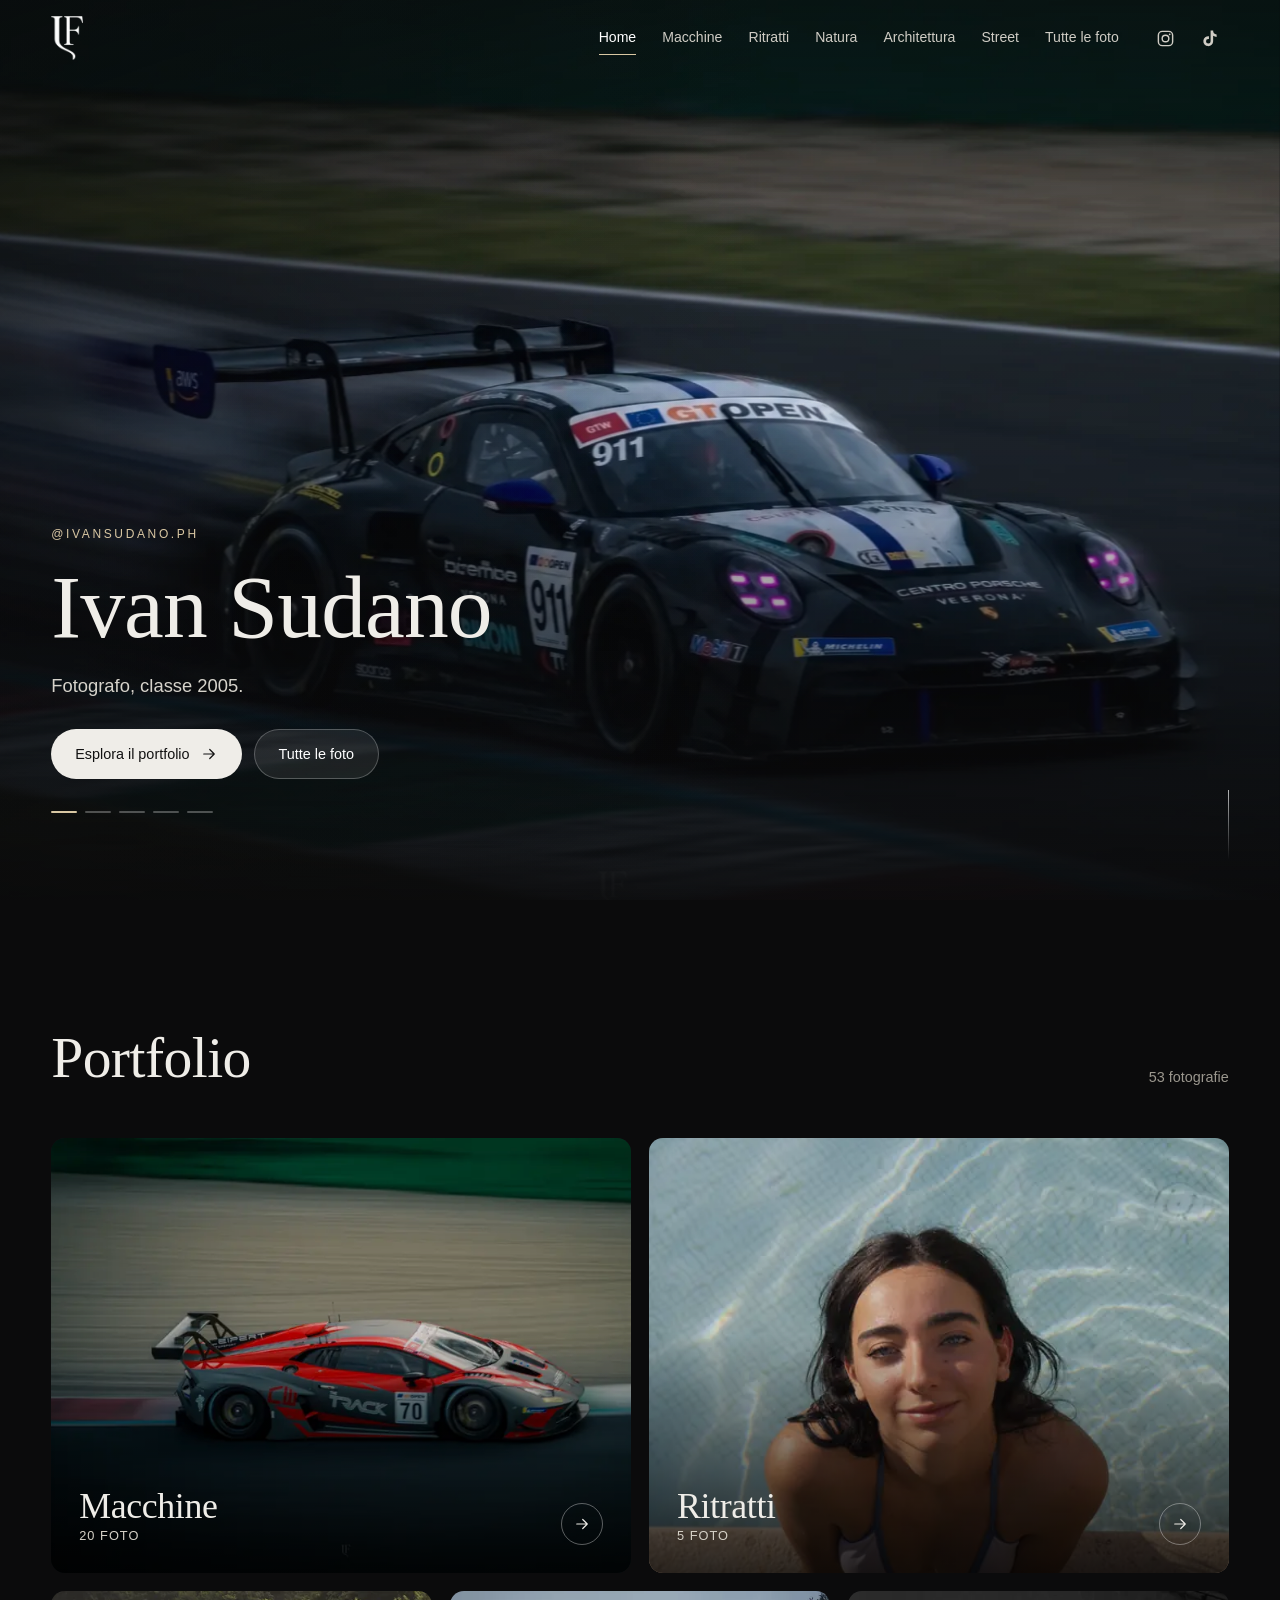
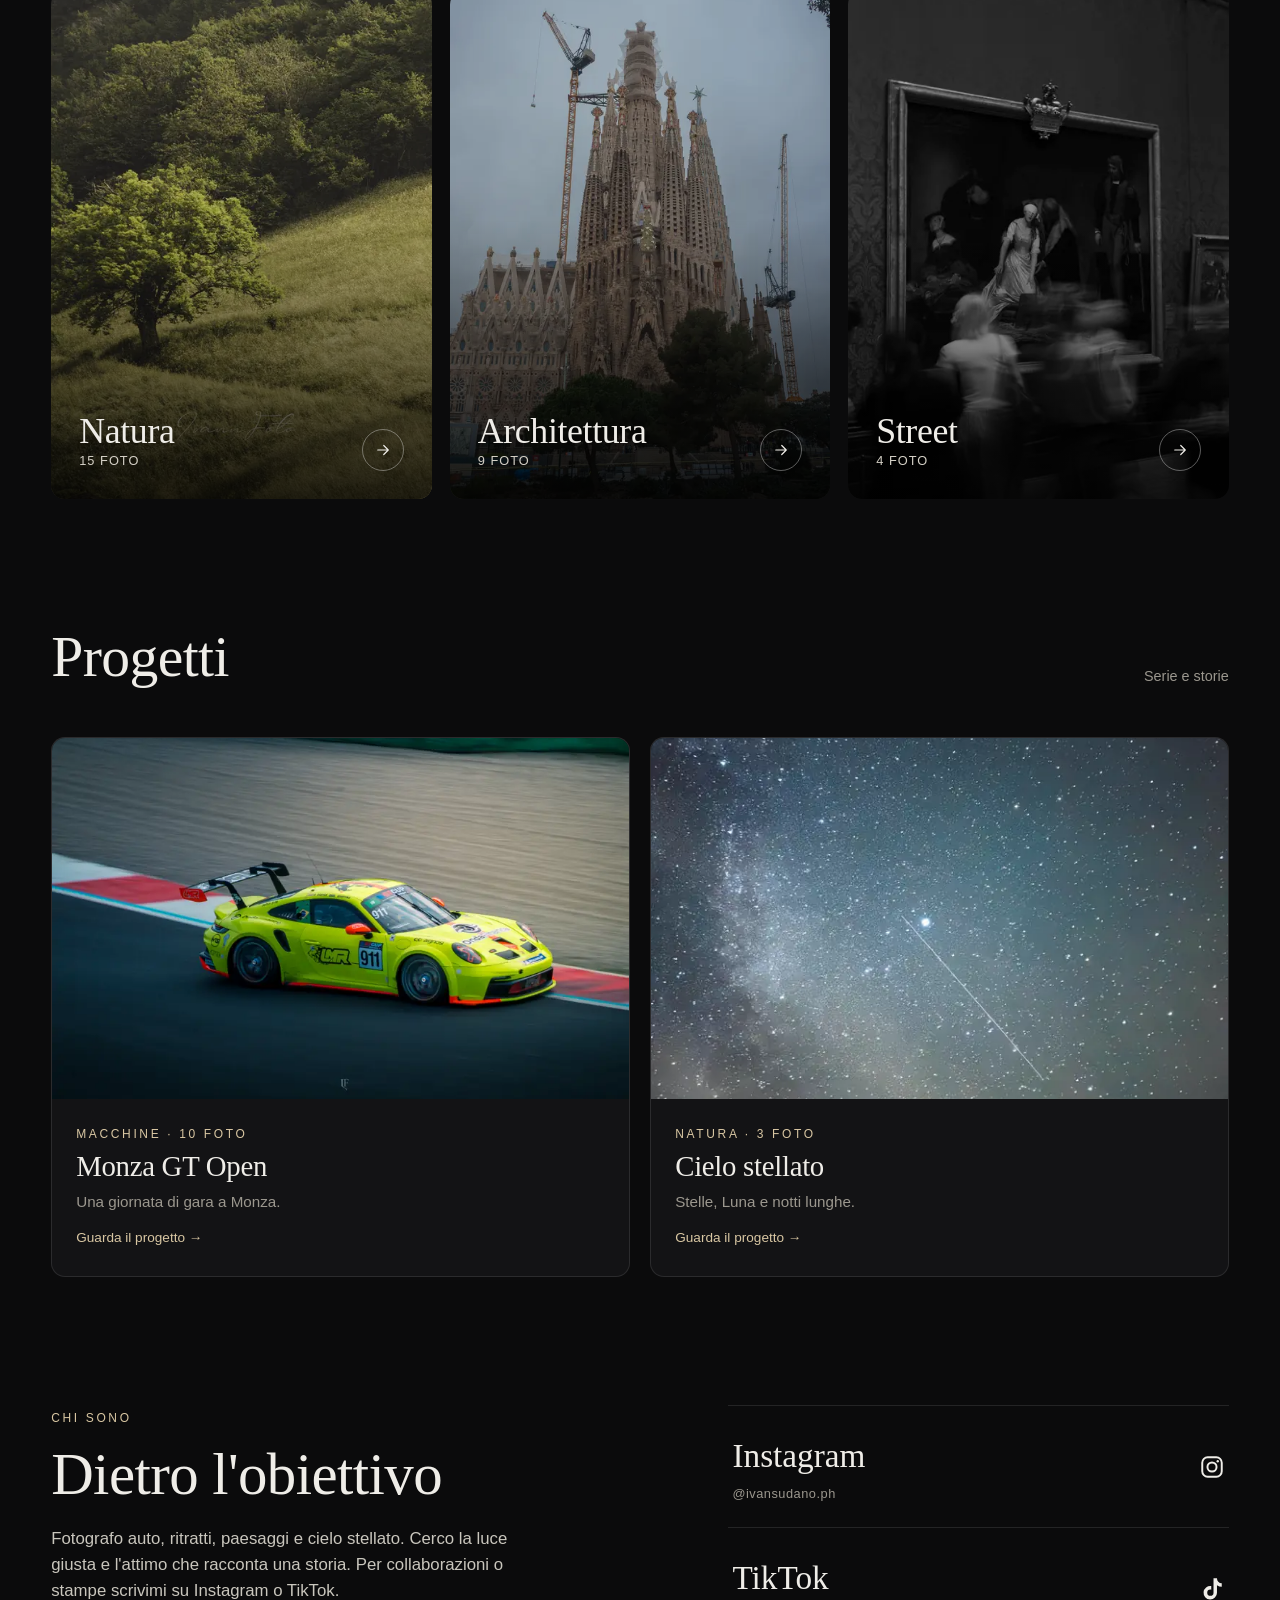
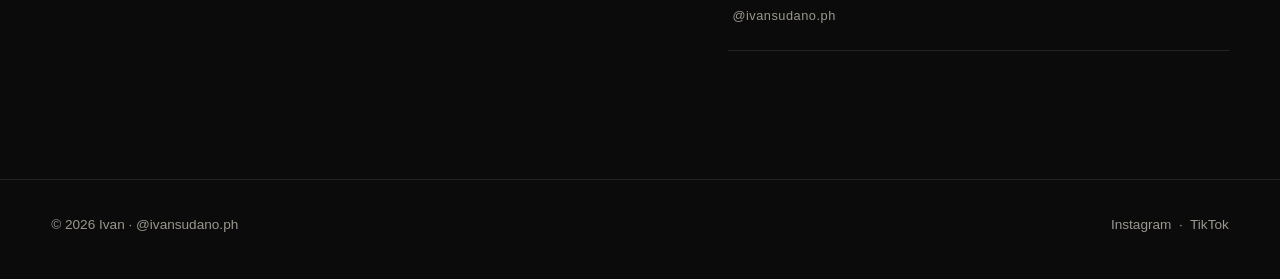
<file: index.html>
<!doctype html>
<html lang="it">
<head>
<meta charset="utf-8">
<meta name="viewport" content="width=device-width,initial-scale=1,viewport-fit=cover">
<title>Ivan · Fotografia</title>
<meta name="description" content="Portfolio fotografico di Ivan (@_ivan_foto): macchine, ritratti, natura, architettura e street.">
<meta name="theme-color" content="#0b0b0c">
<meta property="og:title" content="Ivan · Fotografia">
<meta property="og:description" content="Macchine, ritratti, natura, architettura e street.">
<meta property="og:type" content="website">
<link rel="icon" type="image/png" sizes="32x32" href="favicon-32.png?v=2">
<link rel="icon" type="image/png" sizes="64x64" href="favicon.png?v=2">
<link rel="icon" type="image/png" sizes="192x192" href="icon-192.png?v=2">
<link rel="apple-touch-icon" href="apple-touch-icon.png?v=2">
<link rel="stylesheet" href="css/style.css?v=11">
</head>
<body>
<header class="nav" id="nav">
  <a class="brand" href="#/" aria-label="Home"><img src="logo.png" alt="Ivan · Fotografia" width="32" height="44"></a>
  <nav class="menu" id="menu" aria-label="Principale"></nav>
  <div class="social" id="social"></div>
  <button class="burger" id="burger" aria-label="Apri menu" aria-expanded="false"><span></span><span></span></button>
</header>
<main id="view"><noscript><p style="padding:120px 24px">Per vedere il portfolio serve JavaScript attivo.</p></noscript></main>
<footer><div class="wrap"><span id="copy"></span><span id="flinks"></span></div></footer>

<div class="lb" id="lb" role="dialog" aria-modal="true" aria-label="Foto a schermo intero">
  <div class="top"><span class="cnt" id="lbcnt"></span><button class="ib" id="lbclose" aria-label="Chiudi"><svg viewBox="0 0 24 24"><path d="M5 5l14 14M19 5L5 19"/></svg></button></div>
  <button class="ib nv prev" id="lbprev" aria-label="Precedente"><svg viewBox="0 0 24 24"><path d="M15 5l-7 7 7 7"/></svg></button>
  <button class="ib nv next" id="lbnext" aria-label="Successiva"><svg viewBox="0 0 24 24"><path d="M9 5l7 7-7 7"/></svg></button>
  <div class="stage" id="lbstage"><div class="spin"></div><img id="lbimg" alt="" draggable="false"></div>
  <div class="bot"><span class="ttl" id="lbttl"></span><span id="lbcat"></span></div>
</div>
<script src="js/app.js?v=11"></script>
</body>
</html>
</file>
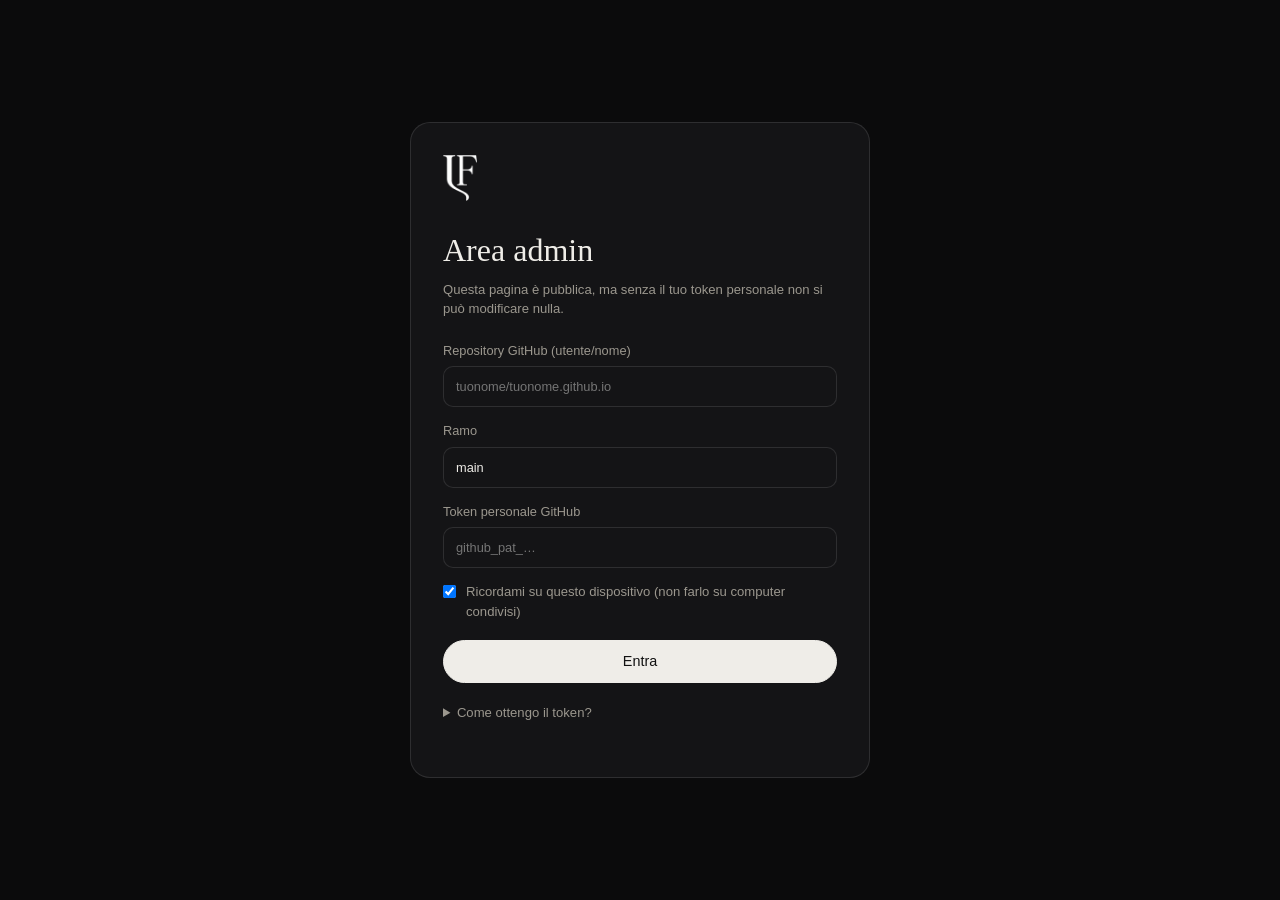
<file: admin/index.html>
<!doctype html>
<html lang="it">
<head>
<meta charset="utf-8">
<meta name="viewport" content="width=device-width,initial-scale=1,viewport-fit=cover">
<meta name="robots" content="noindex,nofollow">
<title>Admin · Ivan</title>
<meta name="theme-color" content="#0b0b0c">
<link rel="icon" type="image/png" sizes="64x64" href="../favicon.png?v=2">
<link rel="stylesheet" href="admin.css">
</head>
<body>
<div id="app"></div>
<div class="toast" id="toast" role="status"></div>
<dialog id="dlg"></dialog>
<script src="admin.js"></script>
</body>
</html>
</file>
<file: css/style.css>
:root{
  --bg:#0b0b0c; --bg2:#131315; --fg:#efede8; --muted:#9b978e; --line:rgba(255,255,255,.1);
  --accent:#d9c7a3; --r:14px; --pad:clamp(18px,4vw,56px); --max:1500px;
  --serif:"Iowan Old Style","Palatino Linotype",Palatino,"Book Antiqua",Georgia,serif;
  --sans:-apple-system,BlinkMacSystemFont,"Segoe UI",Roboto,"Helvetica Neue",Arial,sans-serif;
  --ease:cubic-bezier(.2,.7,.2,1);
}
*{box-sizing:border-box;margin:0;padding:0}
html{scroll-behavior:smooth;-webkit-text-size-adjust:100%}
body{background:var(--bg);color:var(--fg);font-family:var(--sans);line-height:1.55;-webkit-font-smoothing:antialiased;overflow-x:hidden}
body.lock{overflow:hidden}
img{display:block;max-width:100%}
a{color:inherit;text-decoration:none}
button{font:inherit;color:inherit;background:none;border:0;cursor:pointer}
::selection{background:var(--accent);color:#111}
:focus-visible{outline:2px solid var(--accent);outline-offset:3px;border-radius:6px}
.wrap{max-width:var(--max);margin:0 auto;padding-inline:var(--pad)}
.eyebrow{font-size:.75rem;letter-spacing:.22em;text-transform:uppercase;color:var(--accent)}
h1,h2,h3{font-family:var(--serif);font-weight:400;letter-spacing:-.01em;line-height:1.05}

/* NAV */
.nav{position:fixed;inset:0 0 auto 0;z-index:50;display:flex;align-items:center;gap:28px;padding:16px var(--pad);transition:background .4s,backdrop-filter .4s,transform .4s var(--ease),padding .3s}
.nav.solid{background:rgba(11,11,12,.72);backdrop-filter:blur(16px) saturate(1.3);-webkit-backdrop-filter:blur(16px) saturate(1.3);padding-block:10px;border-bottom:1px solid var(--line)}
.nav.hide{transform:translateY(-100%)}
.brand{display:flex;align-items:center;gap:12px;font-family:var(--serif);font-size:1.25rem;letter-spacing:.02em}
.brand img{height:44px;width:auto}
.menu{display:flex;gap:26px;margin-left:auto;font-size:.88rem}
.menu a{position:relative;padding:6px 0;color:#cfccc4;transition:color .2s}
.menu a::after{content:"";position:absolute;left:0;right:0;bottom:0;height:1px;background:var(--accent);transform:scaleX(0);transform-origin:left;transition:transform .35s var(--ease)}
.menu a:hover,.menu a.on{color:#fff}
.menu a:hover::after,.menu a.on::after{transform:scaleX(1)}
.social{display:flex;gap:6px}
.social a{width:38px;height:38px;display:grid;place-items:center;border-radius:50%;color:#cfccc4;transition:background .2s,color .2s}
.social a:hover{background:rgba(255,255,255,.1);color:#fff}
.social svg,.ico{width:19px;height:19px}
.burger{display:none;width:42px;height:42px;position:relative;margin-left:auto}
.burger span{position:absolute;left:10px;right:10px;height:1.5px;background:#fff;transition:transform .35s var(--ease),top .35s var(--ease)}
.burger span:nth-child(1){top:16px}.burger span:nth-child(2){top:25px}
.burger[aria-expanded=true] span:nth-child(1){top:20px;transform:rotate(45deg)}
.burger[aria-expanded=true] span:nth-child(2){top:20px;transform:rotate(-45deg)}
.menu .mi,.menu .mc{display:none}
@media(max-width:860px){
  .burger{display:block}
  .social{display:none}
  .menu{position:fixed;inset:0;background:rgba(11,11,12,.98);flex-direction:column;justify-content:flex-start;align-items:stretch;gap:0;padding:92px var(--pad) calc(24px + env(safe-area-inset-bottom));opacity:0;pointer-events:none;transition:opacity .35s;margin:0;overflow-y:auto}
  .menu.open{opacity:1;pointer-events:auto}
  .menu>a{display:flex;align-items:center;gap:16px;padding:15px 4px;border-bottom:1px solid var(--line);font-size:1.08rem;color:#f2f0ea}
  .menu>a::after{display:none}
  .menu>a .mi{display:block;width:22px;height:22px;flex:none;color:var(--accent)}
  .menu>a .ml{flex:1}
  .menu>a .mc{display:block;font-size:.8rem;color:var(--muted);letter-spacing:.04em}
  .menu>a.on{color:var(--accent)}
  .menu .m-social{display:flex;gap:10px;margin-top:auto;padding-top:28px}
  .menu .m-social a{flex:1;display:flex;align-items:center;justify-content:center;gap:10px;padding:13px 10px;border:1px solid var(--line);border-radius:99px;font-size:.92rem;color:#f2f0ea}
  .menu .m-social svg{width:19px;height:19px}
  .nav{z-index:60}
}
.m-social{display:none}
@media(max-width:860px){.m-social{display:flex}}

/* HERO */
.hero{position:relative;height:100svh;min-height:560px;overflow:hidden;display:flex;align-items:flex-end}
.hero-bg{position:absolute;inset:-6% 0;will-change:transform}
.hero-img{position:absolute;inset:0;width:100%;height:100%;object-fit:cover;opacity:0;transition:opacity 1.3s ease}
.hero-img.on{opacity:1}
.ht{transition:opacity .45s ease,transform .45s ease}
.ht.out{opacity:0;transform:translateY(10px)}
.dots{display:flex;gap:8px;margin-top:26px}
.dots button{width:26px;height:14px;position:relative}
.dots button::after{content:"";position:absolute;left:0;right:0;top:6px;height:2px;border-radius:2px;background:rgba(255,255,255,.28);transition:background .3s}
.dots button.on::after,.dots button:hover::after{background:var(--accent)}
.hero::after{content:"";position:absolute;inset:0;background:linear-gradient(90deg,rgba(11,11,12,.55),rgba(11,11,12,0) 60%),linear-gradient(180deg,rgba(11,11,12,.55) 0%,rgba(11,11,12,0) 28%,rgba(11,11,12,.2) 55%,rgba(11,11,12,.96) 100%)}
.hero-inner{position:relative;z-index:2;width:100%;padding-bottom:clamp(40px,9vh,96px)}
.hero h1{font-size:clamp(2.6rem,7vw,6rem);margin:14px 0 18px;max-width:12ch;animation:rise 1.2s .35s var(--ease) both}
.hero .eyebrow{animation:rise 1.2s .2s var(--ease) both}
.hero p.tag{max-width:46ch;color:#d6d3cb;font-size:clamp(1rem,1.5vw,1.15rem);animation:rise 1.2s .5s var(--ease) both}
.hero .cta{margin-top:28px;display:flex;gap:12px;flex-wrap:wrap;animation:rise 1.2s .65s var(--ease) both}
@keyframes rise{from{opacity:0;transform:translateY(26px)}to{opacity:1;transform:none}}
.btn{display:inline-flex;align-items:center;gap:10px;padding:13px 24px;border-radius:99px;background:var(--fg);color:#111;font-size:.9rem;font-weight:500;transition:transform .3s var(--ease),background .3s}
.btn:hover{transform:translateY(-2px);background:#fff}
.btn.ghost{background:rgba(255,255,255,.08);color:#fff;border:1px solid rgba(255,255,255,.25);backdrop-filter:blur(8px)}
.btn.ghost:hover{background:rgba(255,255,255,.16)}
.cue{position:absolute;z-index:2;right:var(--pad);bottom:40px;width:1px;height:70px;background:linear-gradient(#fff,transparent);animation:cue 2.4s infinite;opacity:.7}
@keyframes cue{0%{transform:scaleY(0);transform-origin:top}50%{transform:scaleY(1);transform-origin:top}51%{transform-origin:bottom}100%{transform:scaleY(0);transform-origin:bottom}}
@media(max-width:700px){.cue{display:none}}

/* SECTIONS */
section.block{padding-block:clamp(64px,10vw,130px)}
.head{display:flex;align-items:end;justify-content:space-between;gap:20px;margin-bottom:clamp(26px,4vw,50px)}
.head h2{font-size:clamp(2rem,4.6vw,3.6rem)}
.head .meta{color:var(--muted);font-size:.9rem}

/* CATEGORY CARDS */
.cats{display:grid;grid-template-columns:repeat(6,1fr);gap:clamp(10px,1.4vw,20px)}
.card{position:relative;display:block;overflow:hidden;border-radius:var(--r);background:var(--bg2);grid-column:span 2;aspect-ratio:3/4}
.card.w3{grid-column:span 3;aspect-ratio:4/3}
.card.w6{grid-column:span 6;aspect-ratio:21/9}
.card img{position:absolute;inset:0;width:100%;height:100%;object-fit:cover;object-position:var(--focus,50% 50%);transition:transform 1.2s var(--ease),filter .6s;filter:brightness(.82)}
.card::after{content:"";position:absolute;inset:0;background:linear-gradient(180deg,transparent 45%,rgba(0,0,0,.78));pointer-events:none}
.card:hover img{transform:scale(1.06);filter:brightness(1)}
.card .txt{position:absolute;z-index:2;left:0;right:0;bottom:0;padding:clamp(16px,2.2vw,28px);display:flex;justify-content:space-between;align-items:end;gap:10px}
.card h3{font-size:clamp(1.6rem,2.8vw,2.5rem)}
.card .n{font-size:.8rem;color:#d4d0c6;letter-spacing:.08em}
.card .arr{width:42px;height:42px;border-radius:50%;border:1px solid rgba(255,255,255,.35);display:grid;place-items:center;flex:none;transition:transform .4s var(--ease),background .3s}
.card:hover .arr{transform:rotate(-45deg);background:#fff;color:#111}
@media(max-width:700px){
  .cats{grid-template-columns:1fr 1fr}
  .card,.card.w3{grid-column:span 1;aspect-ratio:3/4}
  .card.w6{grid-column:span 2;aspect-ratio:4/3}
  .card:first-child{grid-column:span 2;aspect-ratio:4/3}
  .card .arr{display:none}
}

/* PROJECTS */
.projects{display:grid;grid-template-columns:repeat(auto-fit,minmax(min(100%,420px),1fr));gap:clamp(12px,1.6vw,22px)}
.proj{position:relative;display:grid;grid-template-columns:1fr;border-radius:var(--r);overflow:hidden;background:var(--bg2);border:1px solid var(--line);transition:border-color .3s,transform .5s var(--ease)}
.proj:hover{border-color:rgba(217,199,163,.5);transform:translateY(-4px)}
.proj .pic{aspect-ratio:16/10;overflow:hidden}
.proj .pic img{width:100%;height:100%;object-fit:cover;object-position:var(--focus,50% 50%);transition:transform 1.2s var(--ease)}
.proj:hover .pic img{transform:scale(1.05)}
.proj .info{padding:22px 24px 26px}
.proj h3{font-size:1.8rem;margin:6px 0 8px}
.proj p{color:var(--muted);font-size:.95rem}
.proj .go{display:inline-block;margin-top:14px;font-size:.85rem;color:var(--accent)}

/* ABOUT */
.about{display:grid;grid-template-columns:1.2fr 1fr;gap:clamp(30px,6vw,100px);align-items:start}
.about h2{font-size:clamp(2rem,4.6vw,3.8rem);margin:14px 0 20px}
.about p{color:#c9c6bd;max-width:52ch;font-size:1.05rem}
.links{display:grid;gap:0;border-top:1px solid var(--line)}
.links a{display:flex;justify-content:space-between;align-items:center;gap:14px;padding:24px 4px;border-bottom:1px solid var(--line);font-family:var(--serif);font-size:clamp(1.5rem,2.6vw,2.2rem);transition:padding .4s var(--ease),color .3s}
.links a small{display:block;font-family:var(--sans);font-size:.8rem;color:var(--muted);letter-spacing:.04em;margin-top:2px}
.links a:hover{padding-left:16px;color:var(--accent)}
.links svg{width:26px;height:26px;flex:none}
@media(max-width:800px){.about{grid-template-columns:1fr}}

/* PAGE (category) */
.page{padding-top:clamp(100px,14vw,150px);min-height:100vh}
.back{display:inline-flex;gap:8px;align-items:center;color:var(--muted);font-size:.85rem;margin-bottom:22px;transition:color .2s}
.back:hover{color:#fff}
.page h1{font-size:clamp(2.6rem,8vw,6.4rem)}
.page .sub{color:var(--muted);margin-top:14px;max-width:60ch}
.chips{display:flex;gap:8px;flex-wrap:wrap;margin:30px 0 34px}
.chip{padding:9px 18px;border-radius:99px;border:1px solid var(--line);font-size:.85rem;color:#cfccc4;transition:background .25s,color .25s,border-color .25s}
.chip:hover{border-color:rgba(255,255,255,.35)}
.chip.on{background:var(--fg);color:#111;border-color:var(--fg)}
.chip sup{font-size:.65rem;opacity:.6;margin-left:4px}
.gallery{columns:3;column-gap:clamp(10px,1.4vw,20px);padding-bottom:90px}
@media(max-width:1000px){.gallery{columns:2}}
@media(max-width:560px){.gallery{column-gap:8px}}
.ph{position:relative;display:block;width:100%;margin:0 0 clamp(10px,1.4vw,20px);border-radius:10px;overflow:hidden;break-inside:avoid;cursor:zoom-in;background:#1a1a1c;opacity:0;transform:translateY(24px);transition:opacity .8s var(--ease),transform .8s var(--ease)}
@media(max-width:560px){.ph{margin-bottom:8px;border-radius:7px}}
.ph.in{opacity:1;transform:none}
.ph img{width:100%;height:100%;object-fit:cover;opacity:0;transition:opacity .6s,transform 1s var(--ease)}
.ph img.ld{opacity:1}
.ph:hover img{transform:scale(1.035)}
.ph .cap{position:absolute;left:0;right:0;bottom:0;padding:34px 14px 12px;text-align:left;font-size:.82rem;background:linear-gradient(transparent,rgba(0,0,0,.7));opacity:0;transform:translateY(8px);transition:.4s var(--ease)}
.ph:hover .cap,.ph:focus-visible .cap{opacity:1;transform:none}
@media(hover:none){.ph .cap{display:none}}
.empty{color:var(--muted);padding:80px 0;text-align:center}

/* FOOTER */
footer{border-top:1px solid var(--line);padding:34px 0 44px;color:var(--muted);font-size:.85rem}
footer .wrap{display:flex;justify-content:space-between;gap:16px;flex-wrap:wrap;align-items:center}
footer a:hover{color:#fff}

/* LIGHTBOX */
.lb{position:fixed;inset:0;z-index:100;background:#060607;display:none;touch-action:none;user-select:none;-webkit-user-select:none}
.lb.open{display:block;animation:fade .3s}
@keyframes fade{from{opacity:0}to{opacity:1}}
.lb .stage{position:absolute;inset:56px 0 64px;display:grid;place-items:center;overflow:hidden}
.lb img{position:absolute;inset:0;width:100%;height:100%;object-fit:contain;will-change:transform;transition:transform .35s var(--ease),opacity .3s;-webkit-user-drag:none}
.lb img.drag{transition:none}
.lb .top,.lb .bot{position:absolute;left:0;right:0;display:flex;justify-content:space-between;align-items:center;padding:0 clamp(12px,2vw,24px);color:#cfccc4;font-size:.85rem}
.lb .top{top:0;height:56px}.lb .bot{bottom:0;height:64px}
.lb .ttl{font-family:var(--serif);font-size:1.15rem;color:#fff}
.lb .ib{width:44px;height:44px;border-radius:50%;display:grid;place-items:center;transition:background .2s}
.lb .ib:hover{background:rgba(255,255,255,.12)}
.lb .ib svg{width:22px;height:22px;stroke:#fff;fill:none;stroke-width:1.6;stroke-linecap:round;stroke-linejoin:round}
.lb .nv{position:absolute;top:50%;transform:translateY(-50%);z-index:3}
.lb .prev{left:clamp(6px,2vw,22px)}.lb .next{right:clamp(6px,2vw,22px)}
@media(max-width:700px){.lb .nv{display:none}}
.lb .spin{position:absolute;left:50%;top:50%;width:26px;height:26px;margin:-13px;border:2px solid rgba(255,255,255,.2);border-top-color:#fff;border-radius:50%;animation:spin .8s linear infinite;opacity:0;transition:opacity .3s}
.lb.loading .spin{opacity:1}
@keyframes spin{to{transform:rotate(360deg)}}

.fade-view{animation:viewIn .6s var(--ease) both}
@keyframes viewIn{from{opacity:0;transform:translateY(14px)}to{opacity:1;transform:none}}
@media(prefers-reduced-motion:reduce){*,*::before,*::after{animation-duration:.01ms!important;transition-duration:.01ms!important;scroll-behavior:auto!important}.ph{opacity:1;transform:none}}

/* HERO su telefono: la foto si vede intera, non tagliata */
@media(max-width:700px){
  .hero{background:var(--bg);display:flex;flex-direction:column;justify-content:flex-start;height:auto;min-height:0;padding-top:76px;overflow:hidden}
  .hero-bg{position:relative;inset:auto;width:100%;aspect-ratio:3/2;max-height:62svh;-webkit-mask-image:linear-gradient(#000 78%,transparent);mask-image:linear-gradient(#000 78%,transparent)}
  .hero::after{background:linear-gradient(180deg,rgba(11,11,12,.5) 0,rgba(11,11,12,0) 14%)}
  .hero-inner{margin-top:-28px;padding-bottom:40px}
  .hero h1{font-size:2.6rem;margin:10px 0 12px}
}

/* Card ultimo post Instagram */
.igc{position:fixed;left:24px;bottom:24px;z-index:70;width:min(370px,calc(100vw - 24px));border-radius:16px;background:rgba(22,22,24,.92);backdrop-filter:blur(16px);-webkit-backdrop-filter:blur(16px);border:1px solid var(--line);box-shadow:0 22px 60px rgba(0,0,0,.55);overflow:hidden;transform:translateY(34px) scale(.98);opacity:0;pointer-events:none;transition:transform .7s var(--ease),opacity .6s}
.igc.show{transform:none;opacity:1;pointer-events:auto}
.igc .cv{display:flex;gap:14px;padding:12px 34px 14px 12px;align-items:center}
.igc img{width:78px;height:78px;object-fit:cover;border-radius:10px;flex:none}
.igc .tx{display:flex;flex-direction:column;gap:3px;min-width:0}
.igc .t{display:flex;align-items:center;gap:6px;font-size:.68rem;letter-spacing:.16em;text-transform:uppercase;color:var(--accent)}
.igc .t svg{width:14px;height:14px}
.igc .cp{font-size:.88rem;line-height:1.35;display:-webkit-box;-webkit-line-clamp:2;-webkit-box-orient:vertical;overflow:hidden;color:#f2f0ea}
.igc .go{font-size:.78rem;color:var(--muted);transition:color .2s}
.igc:hover .go{color:#fff}
.igc .x{position:absolute;top:4px;right:6px;width:30px;height:30px;font-size:1.3rem;line-height:1;color:var(--muted)}
.igc .x:hover{color:#fff}
.igc .bar{position:absolute;left:0;bottom:0;height:2px;width:100%;background:var(--accent);transform-origin:left;animation:igbar 12s linear forwards;animation-play-state:paused}
.igc.show .bar{animation-play-state:running}
.igc:hover .bar{animation-play-state:paused}
@keyframes igbar{to{transform:scaleX(0)}}
@media(max-width:560px){.igc{left:12px;right:12px;width:auto;bottom:calc(12px + env(safe-area-inset-bottom))}}

/* Anti-salvataggio: niente trascinamento, niente menu "salva immagine" con tocco prolungato */
img{-webkit-user-drag:none;user-drag:none;-webkit-touch-callout:none;-webkit-user-select:none;user-select:none}
.ph img,.card img,.proj img,.hero-img,.hero-bg,.lb img,.igc img{pointer-events:none}
</file>
<file: admin/admin.css>
:root{--bg:#0b0b0c;--bg2:#141416;--bg3:#1b1b1e;--fg:#efede8;--muted:#9b978e;--line:rgba(255,255,255,.11);--accent:#d9c7a3;--danger:#e0675a;--ok:#7fc79a;
--serif:"Iowan Old Style","Palatino Linotype",Palatino,Georgia,serif;--sans:-apple-system,BlinkMacSystemFont,"Segoe UI",Roboto,Arial,sans-serif}
*{box-sizing:border-box;margin:0;padding:0}
body{background:var(--bg);color:var(--fg);font:15px/1.5 var(--sans);-webkit-font-smoothing:antialiased;min-height:100vh}
button,input,select,textarea{font:inherit;color:inherit}
button{cursor:pointer}
a{color:var(--accent)}
h1,h2,h3{font-family:var(--serif);font-weight:400}
.wrap{max-width:1180px;margin:0 auto;padding:0 18px}
.btn{display:inline-flex;align-items:center;justify-content:center;gap:8px;padding:10px 18px;border-radius:99px;border:1px solid var(--line);background:var(--bg3);transition:.2s;font-size:.9rem}
.btn:hover{border-color:rgba(255,255,255,.35)}
.btn.pri{background:var(--fg);color:#111;border-color:var(--fg);font-weight:500}
.btn.pri:hover{background:#fff}
.btn.danger{color:var(--danger);border-color:rgba(224,103,90,.4)}
.btn.sm{padding:6px 12px;font-size:.8rem}
.btn[disabled]{opacity:.45;pointer-events:none}
input[type=text],input[type=password],input[type=url],select,textarea{width:100%;background:var(--bg2);border:1px solid var(--line);border-radius:10px;padding:10px 12px;outline:none;transition:border-color .2s}
input:focus,select:focus,textarea:focus{border-color:var(--accent)}
textarea{min-height:110px;resize:vertical}
label.f{display:block;margin-bottom:14px;font-size:.8rem;color:var(--muted)}
label.f>:not(span){margin-top:6px;color:var(--fg)}
.hint{color:var(--muted);font-size:.82rem}
/* login */
.login{min-height:100vh;display:grid;place-items:center;padding:24px}
.login .box{width:100%;max-width:460px;background:var(--bg2);border:1px solid var(--line);border-radius:20px;padding:32px}
.login img{height:46px;margin-bottom:18px}
.login h1{font-size:2rem;margin-bottom:6px}
.login .hint{margin-bottom:22px}
.login ol{margin:0 0 18px 18px;color:var(--muted);font-size:.85rem}
.err{color:var(--danger);font-size:.88rem;margin:10px 0}
.chk{display:flex;gap:10px;align-items:flex-start;font-size:.82rem;color:var(--muted);margin:4px 0 18px}
.chk input{margin-top:3px}
/* topbar */
.top{position:sticky;top:0;z-index:20;background:rgba(11,11,12,.88);backdrop-filter:blur(14px);border-bottom:1px solid var(--line)}
.top .wrap{display:flex;align-items:center;gap:12px;padding-block:12px;flex-wrap:wrap}
.top h1{font-size:1.3rem;margin-right:auto;display:flex;align-items:center;gap:10px}
.top h1 img{height:30px}
.badge{background:var(--accent);color:#111;border-radius:99px;font:600 .72rem var(--sans);padding:2px 9px}
.tabs{display:flex;gap:4px;border-bottom:1px solid var(--line);margin:22px 0}
.tab{padding:10px 18px;color:var(--muted);background:none;border:0;border-bottom:2px solid transparent;margin-bottom:-1px}
.tab.on{color:var(--fg);border-color:var(--accent)}
/* upload */
.up{background:var(--bg2);border:1px solid var(--line);border-radius:16px;padding:20px;margin-bottom:26px}
.up .row{display:grid;grid-template-columns:repeat(3,1fr);gap:12px}
@media(max-width:700px){.up .row{grid-template-columns:1fr}}
.drop{display:block;margin-top:6px;border:1.5px dashed rgba(255,255,255,.25);border-radius:14px;padding:34px 16px;text-align:center;color:var(--muted);transition:.2s;cursor:pointer}
.drop.over,.drop:hover{border-color:var(--accent);color:var(--fg);background:rgba(217,199,163,.05)}
.drop b{display:block;font:400 1.2rem var(--serif);color:var(--fg);margin-bottom:4px}
.prog{height:3px;background:var(--bg3);border-radius:3px;margin-top:14px;overflow:hidden;display:none}
.prog i{display:block;height:100%;width:0;background:var(--accent);transition:width .2s}
/* grid */
.bar{display:flex;gap:12px;align-items:center;flex-wrap:wrap;margin-bottom:16px}
.bar select{width:auto;min-width:180px}
.grid{display:grid;grid-template-columns:repeat(auto-fill,minmax(190px,1fr));gap:12px}
.tile{background:var(--bg2);border:1px solid var(--line);border-radius:12px;overflow:hidden;display:flex;flex-direction:column}
.tile .im{position:relative;aspect-ratio:1;background:#000;cursor:pointer}
.tile img{width:100%;height:100%;object-fit:cover}
.tile .tags{position:absolute;left:6px;top:6px;display:flex;gap:4px;flex-wrap:wrap}
.tag{background:rgba(0,0,0,.72);backdrop-filter:blur(6px);border-radius:99px;font-size:.66rem;padding:2px 8px;color:#fff}
.tag.new{background:var(--accent);color:#111}
.tile .meta{padding:8px 10px 4px;font-size:.8rem;min-height:44px}
.tile .meta small{display:block;color:var(--muted)}
.tile .acts{display:flex;justify-content:space-between;padding:4px 6px 8px}
.ib{width:34px;height:34px;border-radius:50%;border:0;background:transparent;display:grid;place-items:center;color:#cfccc4}
.ib:hover{background:rgba(255,255,255,.1);color:#fff}
.ib.del:hover{color:var(--danger)}
.ib svg{width:17px;height:17px;stroke:currentColor;fill:none;stroke-width:1.7;stroke-linecap:round;stroke-linejoin:round}
/* cats */
.cat{background:var(--bg2);border:1px solid var(--line);border-radius:16px;padding:18px;margin-bottom:14px}
.cat .hd{display:flex;gap:10px;align-items:center;margin-bottom:12px}
.cat .hd input{font:400 1.25rem var(--serif)}
.sub{display:grid;grid-template-columns:1fr 2fr auto;gap:10px;margin:8px 0;align-items:center}
@media(max-width:700px){.sub{grid-template-columns:1fr}}
.add{display:flex;gap:10px;margin-top:10px;flex-wrap:wrap}
.add input{flex:1;min-width:150px}
/* publish bar */
.pub{position:fixed;left:0;right:0;bottom:0;z-index:30;background:rgba(20,20,22,.96);backdrop-filter:blur(14px);border-top:1px solid var(--line);padding:12px 18px calc(12px + env(safe-area-inset-bottom));display:none}
.pub.show{display:block}
.pub .wrap{display:flex;gap:12px;align-items:center;justify-content:space-between;flex-wrap:wrap}
main{padding-bottom:110px}
/* dialog */
dialog{margin:auto;background:var(--bg2);color:var(--fg);border:1px solid var(--line);border-radius:20px;padding:0;max-width:min(920px,94vw);width:100%;max-height:92vh;overflow:auto}
dialog::backdrop{background:rgba(0,0,0,.72);backdrop-filter:blur(4px)}
.dg{display:grid;grid-template-columns:1.1fr 1fr}
@media(max-width:760px){.dg{grid-template-columns:1fr}}
.dg .pv{position:relative;background:#000;display:grid;place-items:center;min-height:240px}
.dg .pv img{max-width:100%;max-height:70vh;cursor:crosshair}
.dg .pvw{position:relative;display:inline-block;line-height:0}
.dg .pin{position:absolute;width:22px;height:22px;margin:-11px;border-radius:50%;border:2px solid #fff;background:rgba(217,199,163,.4);box-shadow:0 0 0 1px #000;pointer-events:none}
.dg .fm{padding:22px}
.dg h3{font-size:1.5rem;margin-bottom:14px}
.btns{display:flex;gap:8px;flex-wrap:wrap;margin-top:6px}
.toast{position:fixed;left:50%;bottom:88px;transform:translate(-50%,20px);background:#fff;color:#111;padding:11px 20px;border-radius:99px;font-size:.9rem;opacity:0;pointer-events:none;transition:.3s;z-index:99;max-width:90vw;text-align:center}
.toast.show{opacity:1;transform:translate(-50%,0)}
.toast.bad{background:var(--danger);color:#fff}
.ov{position:fixed;inset:0;z-index:98;background:rgba(0,0,0,.8);display:grid;place-items:center;text-align:center;padding:20px}
.ov div{max-width:380px}
.ov h3{font-size:1.6rem;margin-bottom:8px}
.cat .hd .hint{white-space:nowrap}
</file>
